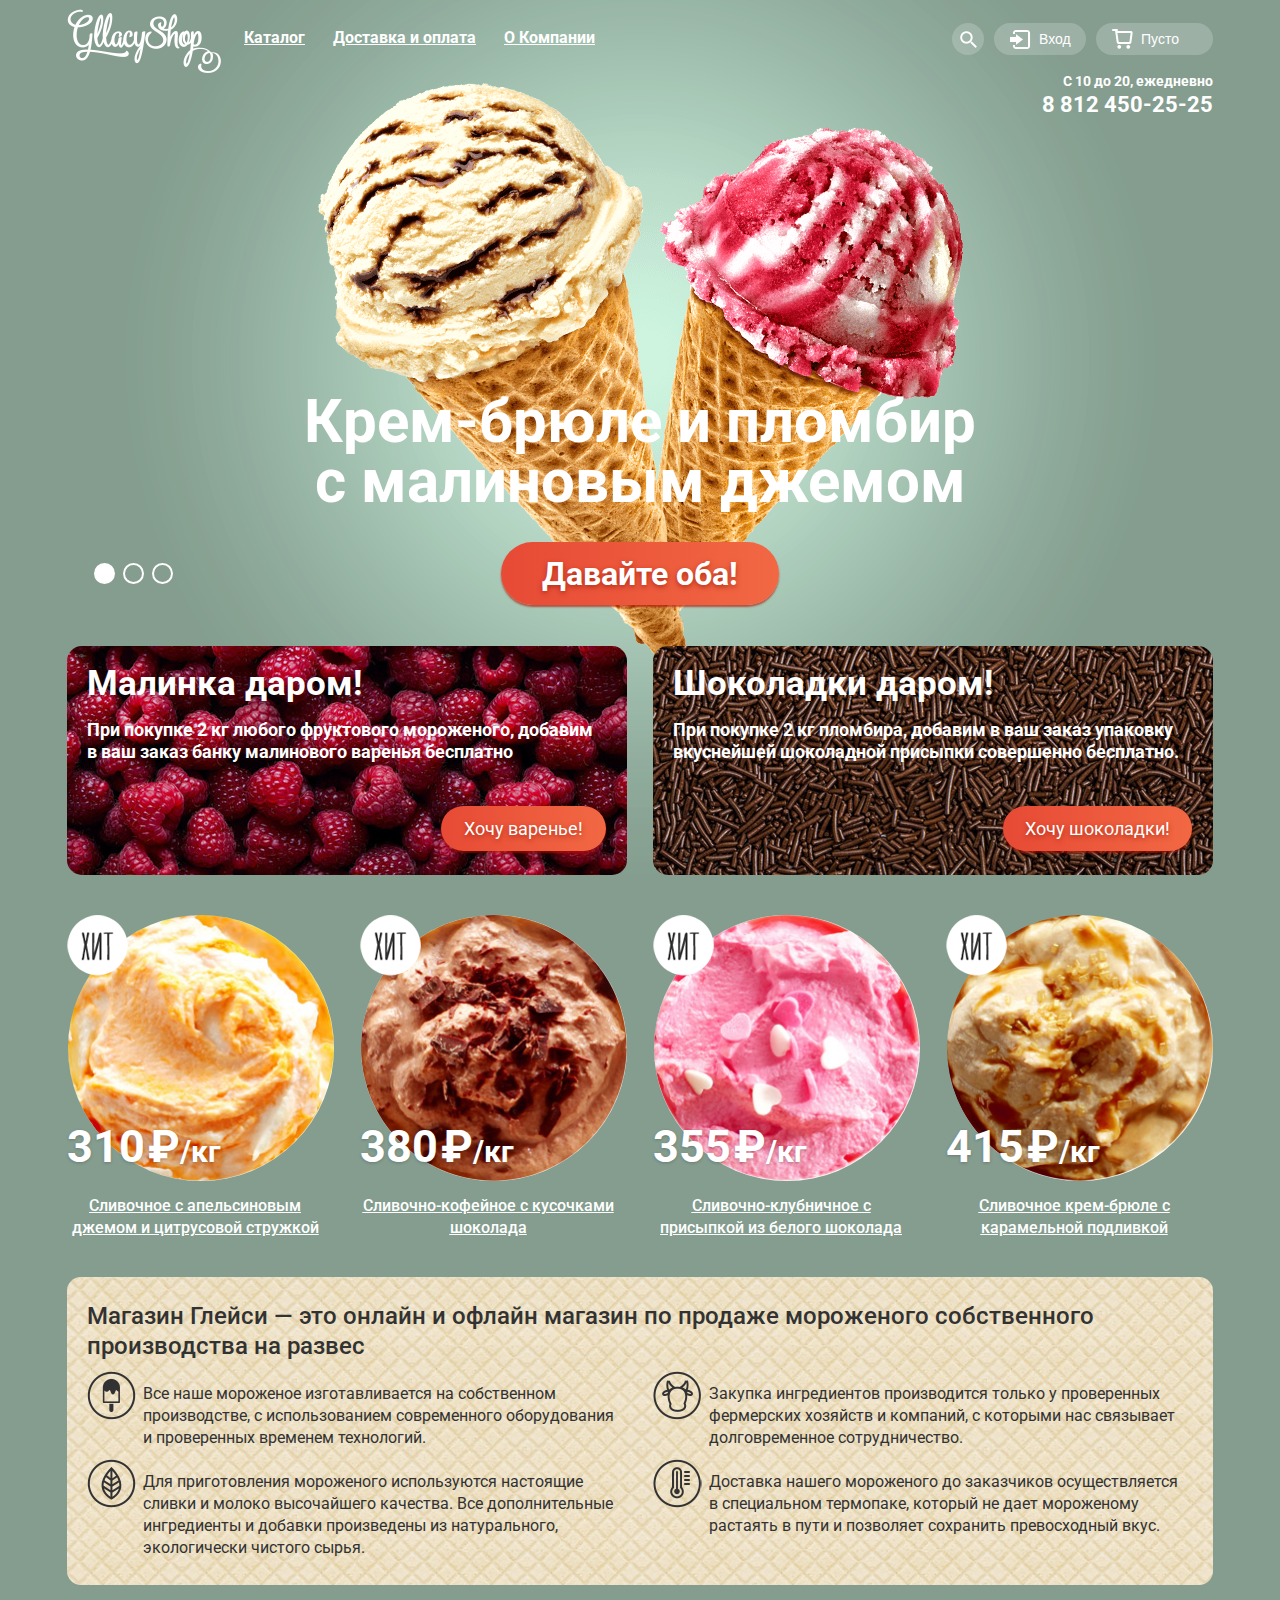
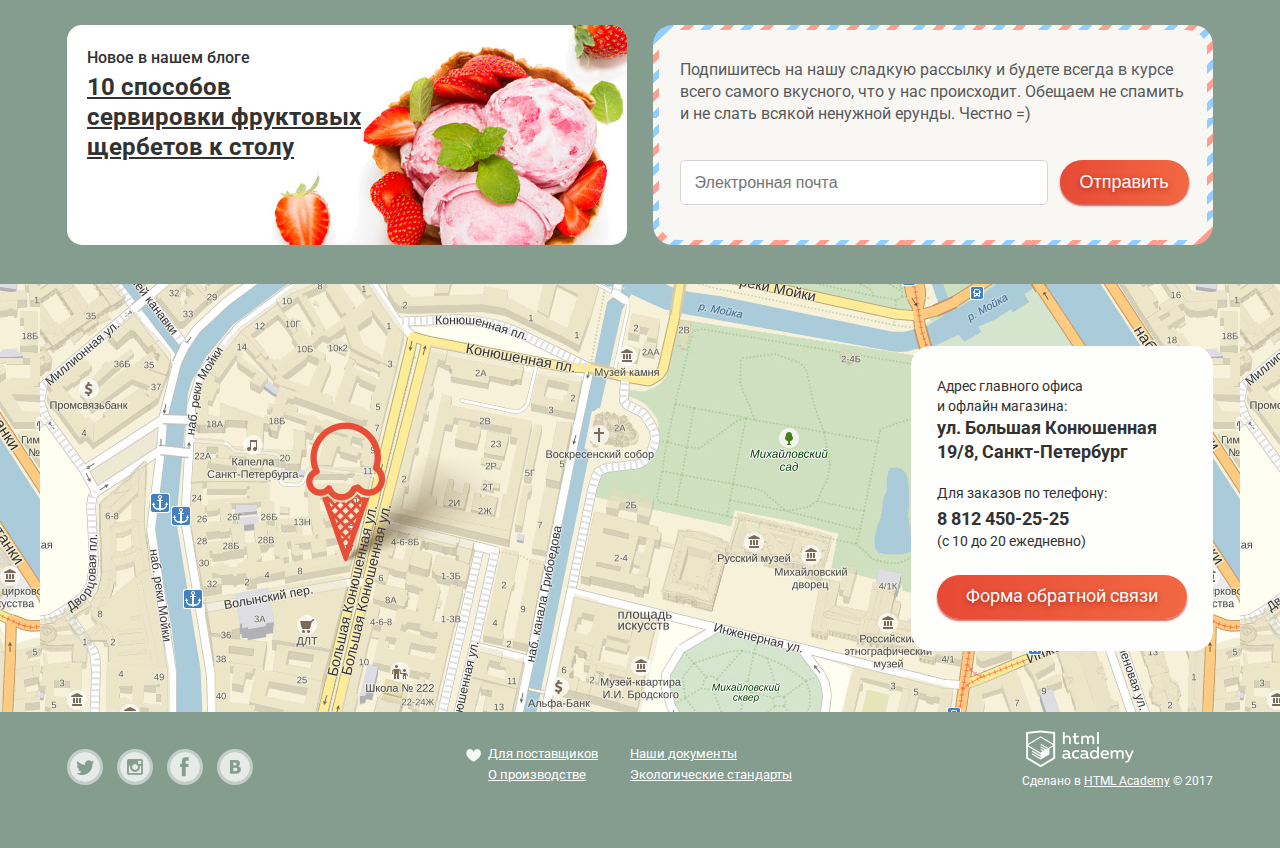
<file: index.html>
<!DOCTYPE html>
<html lang="ru">
  <head>
    <meta charset="utf-8">
    <meta name="keywords" content="мороженное, онлайн магазин">
    <meta name="description" content="Онлайн магазин мороженного">
    <title>HTML Academy: Глейси</title>
    <link href="https://fonts.googleapis.com/css?family=Roboto:400,500,700&amp;subset=cyrillic-ext" rel="stylesheet">
    <link rel="stylesheet" href="css/normalize.css">
    <link rel="stylesheet" href="css/style.mini.css">
  </head>
  <body>
   <input class="radio-input" checked type="radio" name="radio" value="1" id="btn-1">
   <input class="radio-input" type="radio" name="radio" value="1" id="btn-2">
   <input class="radio-input" type="radio" name="radio" value="1" id="btn-3">
   <div class="site-wrapper">
   <header class="main-header">
    <div class="container">
     <div class="logo-container">
       <a><img class="main-logo" src="img/logo-b.png" alt="logo" width="154" height="64"></a>
     </div>
     <nav class="main-navigation">
       <ul class="ull">
        <li class="list"><a class="menu-item" title="catalogue">Каталог</a>
         <ul class="main-sub-menu">
          <li class="list"><p class="sub-menu-first">Новинки</p></li>
          <li class="list"><a class="sub-menu-item a-black" href="catalogue.html" title="catalogue">Сливочное</a></li>
          <li class="list"><a class="sub-menu-item a-black" href="#" title="catalogue">Щербеты</a></li>
          <li class="list"><a class="sub-menu-item a-black" href="#" title="catalogue">Фруктовый лед</a></li>
          <li class="list"><a class="sub-menu-item a-black" href="#" title="catalogue">Мелорин</a></li>
         </ul>
        </li>
        <li class="list"><a class="menu-item" href="#" title="">Доставка и оплата</a></li>
        <li class="list"><a class="menu-item" href="#" title="">О Компании</a></li>
       </ul>
     </nav>
     <div class="user-block">
      <div class="search-container">
       <button class="btn-search btn-s" type="button"></button>
       <form class="search" action="#" method="post">
        <input class="text" type="text" name="search" placeholder="Что ищем?">
       </form>
      </div>
      <div class="login-container">
       <button class="btn-login btn-s" type="button">
        Вход
       </button>
       <form class="login-form" action="#" method="post">
        <input class="text special" type="text" name="login" placeholder="Электронная почта">
        <input class="password" type="password" name="pass" placeholder="Пароль">
        <button class="btn" type="submit" name="enter">Войти</button>
        <div class="login-form-a">
         <a class="a-black" href="#" title="#">Забыли пароль ? </a>
         <a class="a-black" href="#" title="#">Новая регистрация</a>
        </div>
      </form>
      </div>
      <div>
       <button class="purchase" type="button">
         Пусто
       </button>
       <div class="purchase-popup">
        <div class="fields-container">
         <div class="purchase-field">
          <button class="purchase-btn" type="button"><img src="img/x-b.png" alt="close" width="10" height="10"></button>
          <img class="purchase-img" src="img/1s-b.jpg" alt="icecream" width="33" height="33">
          <span class="purchase-text">Пломбир с апельсиновым джемом</span>
          <span class="purchase-kg">1,5 кг х <span class="grey-text">200 руб.</span></span> <span class="purchase-rub">300 руб.</span>
         </div>
         <div class="purchase-field">
          <button class="purchase-btn" type="button"><img src="img/x-b.png" alt="close" width="10" height="10"></button>
          <img class="purchase-img" src="img/2s-b.jpg" alt="icecream" width="33" height="33">
          <span class="purchase-text">Клубничный пломбир с присыпкой
            из белого шоколада</span>
          <span class="purchase-kg">1,5 кг х <span class="grey-text">200 руб.</span></span> <span class="purchase-rub">300 руб.</span>
         </div>
        </div>
        <div class="purchase-final">
         <span>Итого: 750 руб.</span>
        </div>
        <div class="purchase-submit">
         <button class="btn" type="submit">Оформить заказ</button>
        </div>
       </div>
      </div>
     </div>
     <p class="time">С 10 до 20, ежедневно<strong class="tel">8 812 450-25-25</strong></p>
     <div class="slider">
      <div class="slide" id="slide-1">
       <h2 class="main-title">Крем-брюле и пломбир с малиновым джемом</h2>
       <a href="#" class="btn">Давайте оба!</a>
      </div>
      <div class="slide" id="slide-2">
       <h2 class="main-title title">Шоколадный пломбир и лимонный сорбет </h2>
       <a href="#" class="btn">Давайте оба!</a>
      </div>
      <div class="slide" id="slide-3">
       <h2 class="main-title title">Пломбир с помадкой и клубничный щербет</h2>
       <a href="#" class="btn">Давайте оба!</a>
      </div>
      <ul class="slider-radio">
       <li class="list"><label class="togle-fake" for="btn-1" id="togle-1"></label></li>
       <li class="list"><label class="togle-fake" for="btn-2" id="togle-2"></label></li>
       <li class="list"><label class="togle-fake" for="btn-3" id="togle-3"></label></li>
      </ul>
     </div>
     </div>
   </header>
   <main class="main main-index">
    <div class="container">
     <div class="block-container">
      <section class="left-block">
       <h3 class="title">Малинка даром!</h3>
       <p class="block-container-text">При покупке 2 кг любого фруктового мороженого, добавим в ваш заказ банку малинового варенья бесплатно</p>
       <a href="#" class="btn">  Хочу варенье! </a>
      </section>
      <section class="right-block">
       <h3 class="title">Шоколадки даром!</h3>
       <p class="block-container-text">При покупке 2 кг пломбира, добавим в ваш заказ упаковку вкуснейшей шоколадной присыпки совершенно бесплатно.</p>
       <a href="#" class="btn"> Хочу шоколадки! </a>
      </section>
     </div>
     <div class="articles">
      <article class="icecream-articles">
       <div class="icecream-hover">
        <div class="hover-container">
         <span class="hit"></span>
         <img class="article-img" src="img/1-b.jpg" alt="310₽/кг" width="267" height="267">
         <b class="price">310<span class="letter"> </span>₽<span class="kg">/кг</span></b>
         <a href="#"><p class="description">Сливочное с апельсиновым джемом и цитрусовой стружкой</p></a>
         <button class="btn">Быстрый просмотр</button>
        </div>
       </div>
      </article>
      <article class="icecream-articles">
       <div class="icecream-hover">
        <div class="hover-container">
         <span class="hit"></span>
         <img class="article-img" src="img/2-b.jpg" alt="380₽/кг" width="267" height="267">
         <b class="price">380<span class="letter"> </span>₽<span class="kg">/кг</span></b>
         <a href="#"><p class="description">Сливочно-кофейное с кусочками шоколада</p></a>
         <button class="btn">Быстрый просмотр</button>
        </div>
       </div>
      </article>
      <article class="icecream-articles">
       <div class="icecream-hover">
        <div class="hover-container">
         <span class="hit"></span>
         <img class="article-img" src="img/3-b.jpg" alt="355₽/кг" width="267" height="267">
         <b class="price">355<span class="letter"> </span>₽<span class="kg">/кг</span></b>
         <a href="#"><p class="description">Сливочно-клубничное с присыпкой из белого шоколада</p></a>
         <button class="btn">Быстрый просмотр</button>
        </div>
       </div>
      </article>
      <article class="icecream-articles">
       <div class="icecream-hover">
        <div class="hover-container">
        <span class="hit"></span>
        <img class="article-img" src="img/4-b.jpg" alt="415₽/кг" width="267" height="267">
        <b class="price">415<span class="letter"> </span>₽<span class="kg">/кг</span></b>
        <a href="#"><p class="description">Сливочное крем-брюле с карамельной подливкой </p></a>
        <button class="btn">Быстрый просмотр</button>
       </div>
      </div>
      </article>
     </div>
     <section class="features">
      <h3 class="title">Магазин Глейси — это онлайн и офлайн магазин по продаже
        мороженого собственного производства на развес </h3>
      <div class="features-item features-ice">
       <p class="features-p">Все наше мороженое изготавливается на собственном производстве,
       с использованием современного оборудования и проверенных временем технологий.</p>
      </div>
      <div class="features-item features-cow">
       <p class="features-p">Закупка ингредиентов  производится только у проверенных фермерских хозяйств и компаний,
       с которыми нас связывает долговременное сотрудничество.</p>
      </div>
      <div class="features-item features-leaf">
       <p class="features-p">Для приготовления мороженого используются настоящие сливки и молоко высочайшего качества.
       Все дополнительные ингредиенты и добавки произведены из натурального, экологически чистого сырья.</p>
      </div>
      <div class="features-item feautres-temp">
       <p class="features-p">Доставка нашего мороженого до заказчиков осуществляется в специальном термопаке,
       который не дает мороженому растаять в пути и позволяет сохранить превосходный вкус.</p>
      </div>
     </section>
     <div class="block-container">
      <div class="blog">
       <p class="blog-title">Новое в нашем блоге</p>
       <a class="a-black blog-text" href="#">10 способов сервировки фруктовых щербетов к столу</a>
      </div>
      <div class="mail-container">
       <form class="mail" action="fdf" method="get">
        <p class="mail-text">Подпишитесь на нашу сладкую рассылку
           и будете всегда в курсе всего самого вкусного, что у нас происходит.
           Обещаем не спамить и не слать всякой ненужной ерунды. Честно =)
          </p>
        <input class="mail-input" type="text" name="mail" placeholder="Электронная почтa">
        <button class="btn" type="submit" name="mail-submit">  Отправить </button>
       </form>
      </div>
     </div>
    </div>
     <div class="map">
      <div class="map-container">
       <section class="map-contacts">
        <p class="contacts-text-1"><span class="contacts-text-1-1">Адрес главного офиса и офлайн магазина:</span><span class="map-adress"> ул. Большая Конюшенная 19/8, Санкт-Петербург</span></p>
        <p class="contacts-text-2">Для заказов по телефону:</p>
        <p class="contacts-text-3"><strong class="map-tel">8 812 450-25-25</strong><span class="map-worktime">(с 10 до 20 ежедневно)</span></p>
        <a  href="feedback.html" class="btn js">Форма обратной связи</a>
        <div class="feedback-container">
         <form class="feedback" action="abc" method="post">
          <a class="feedback-close"></a>
          <h4 class="feedback-title">Мы обязательно вам ответим!</h4>
          <input class="feedback-input" type="text" name="your-name" placeholder="Как вас зовут ?">
          <input class="feedback-input js-mail" type="text" name="mail" placeholder="Ваша почта для ответа ?">
          <textarea class="feedback-textarea" name="somthing" placeholder="Напишите что нибудь..."></textarea>
          <button class="btn" name="feedback">Отправить</button>
         </form>
        </div>
       </section>
      </div>
      <iframe class="google-map" src="https://www.google.com/maps/embed?pb=!1m18!1m12!1m3!1d1998.5592642726301!2d30.321903126442827!3d59.93945521915327!2m3!1f0!2f0!3f0!3m2!1i1024!2i768!4f13.1!3m3!1m2!1s0x4696310fca5ba729%3A0xea9c53d4493c879f!2z0JHQvtC70YzRiNCw0Y8g0JrQvtC90Y7RiNC10L3QvdCw0Y8g0YPQuy4sIDE5LCDQodCw0L3QutGCLdCf0LXRgtC10YDQsdGD0YDQsywg0KDQvtGB0YHQuNGPLCAxOTExODY!5e0!3m2!1sru!2sde!4v1494522916330" style="border:0" allowfullscreen></iframe>
     </div>
   </main>
   <footer class="main-footer">
    <div class="container">
     <div class="social">
        <a class="social-item social-twitter" href="#" aria-label="Ссылка на нашу группу Twitter" title="Наша группа Twitter"></a>
        <a class="social-item social-insta" href="#" aria-label="Ссылка на нашу группу Instagram" title="Наша группа Instagram"></a>
        <a class="social-item social-facebook" href="#" aria-label="Ссылка на нашу группу Facebook" title="Наша группа Facebook"></a>
        <a class="social-item social-vk" href="#"  aria-label="Ссылка на нашу группу Вконтакте" title="Наша группа Вконтакте"></a>
     </div>
     <div class="about">
      <div class="row row-position">
       <span class="about-icon"></span>
       <a class="row-item" href="#" title="">Для поставщиков</a>
       <a class="row-item" href="#" title="">О производстве</a>
      </div>
      <div class="row">
       <a class="row-item" href="#" title="">Наши документы</a>
       <a class="row-item" href="#" title="">Экологические стандарты</a>
     </div>
     </div>
     <div class="sign">
      <a class="sign-academy" href="https://htmlacademy.ru/intensive/htmlcss" title="html-academy" aria-label="html-academy"></a>
      <p class="sign-text">Сделано в  <a href="https://htmlacademy.ru/intensive/htmlcss" title="html-academy"> <span> HTML Academy</span></a> © 2017</p>
     </div>
    </div>
   </footer>
   </div>
   <script src="js/java.mini.js"></script>
  </body>
</html>
</file>
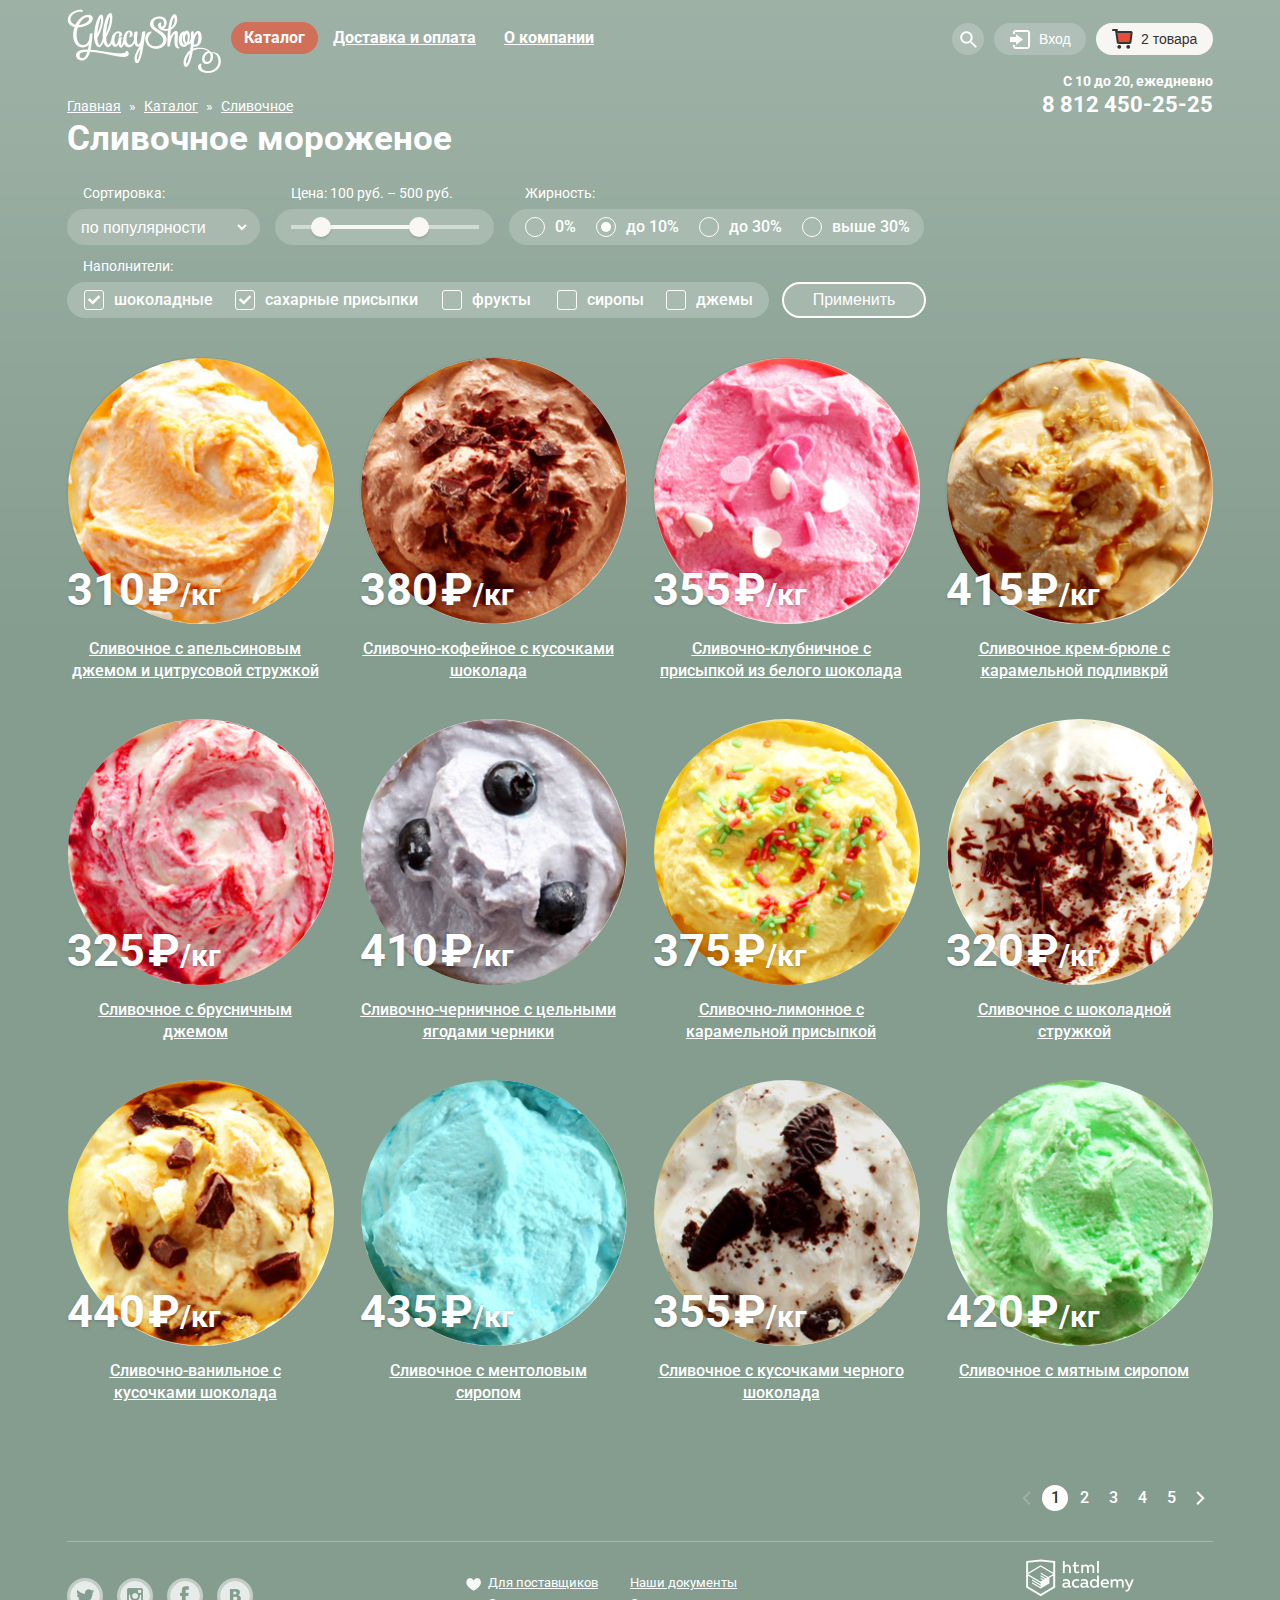
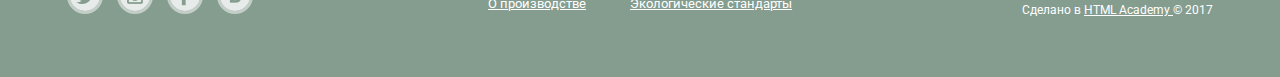
<file: catalogue.html>
<!DOCTYPE html>
<html lang="ru">
  <head>
    <meta charset="utf-8">
    <meta name="keywords" content="мороженное, онлайн магазин">
    <meta name="description" content="Онлайн магазин мороженного">
    <title>HTML Academy: Глейси</title>
    <link href="https://fonts.googleapis.com/css?family=Roboto:400,500,700&amp;subset=cyrillic-ext" rel="stylesheet">
    <link rel="stylesheet" href="css/normalize.css">
    <link rel="stylesheet" href="css/style.mini.css">
  </head>
  <body>
   <div class="catalogue-wrapper">
   <header class="main-header">
    <div class="container">
     <div class="logo-container">
      <a href="index.html" title="Главная"> <img class="main-logo" src="img/logo-b.png" alt="logo" width="154" height="64"> </a>
     </div>
     <nav class="main-navigation">
       <ul class="ull">
        <li class="list"><a class="active menu-item" href="catalogue.html" title="catalogue">Каталог</a>
         <ul class="main-sub-menu">
          <li class="list"><p class="sub-menu-first">Новинки</p></li>
          <li class="list"><a class="sub-menu-item active" href="catalogue.html" title="catalogue">Сливочное</a></li>
          <li class="list"><a class="sub-menu-item a-black" href="catalogue.html" title="#">Щербеты</a></li>
          <li class="list"><a class="sub-menu-item a-black" href="catalogue.html" title="#">Фруктовый лед</a></li>
          <li class="list"><a class="sub-menu-item a-black" href="catalogue.html" title="#">Мелорин</a></li>
         </ul>
        </li>
        <li class="list"><a class="menu-item" href="#" title="">Доставка и оплата</a></li>
        <li class="list"><a class="menu-item" href="#" title="">О компании</a></li>
       </ul>
     </nav>
     <div class="user-block">
      <div class="search-container">
       <button class="btn-search btn-s" type="button"></button>
       <form class="search" action="#" method="post">
        <input class="text" type="text" name="search" placeholder="Что ищем?">
       </form>
       </div>
       <div class="login-container">
        <button class="btn-login btn-s" type="button">Вход</button>
        <form class="login-form" action="#" method="post">
         <input class="text" type="text" name="login" placeholder="Электронная почта">
         <input class="password" type="password" name="pass" placeholder="Пароль">
         <button class="btn" type="submit" name="enter">Войти</button>
         <div class="login-form-a">
          <a class="a-black" href="#" title="#">Забыли пароль ? </a>
          <a class="a-black" href="#" title="#">Новая регистрация</a>
         </div>
        </form>
      </div>
      <div class="purchase-container">
       <button class="purchase-white btn-s" type="button">2 товара
       </button>
       <div class="purchase-popup">
        <div class="fields-container">
         <div class="purchase-field">
          <button class="purchase-btn" type="button"><img src="img/x-b.png" alt="close" width="10" height="10"></button>
          <img class="purchase-img" src="img/1s-b.jpg" alt="icecream" width="33" height="33">
          <span class="purchase-text">Пломбир с апельсиновым джемом</span>
          <span class="purchase-kg">1,5 кг х <span class="grey-text">200 руб.</span></span> <span class="purchase-rub">300 руб.</span>
         </div>
         <div class="purchase-field">
          <button class="purchase-btn" type="button"><img src="img/x-b.png" alt="close" width="10" height="10"></button>
          <img class="purchase-img" src="img/2s-b.jpg" alt="icecream" width="33" height="33">
          <span class="purchase-text">Клубничный пломбир с присыпкой
          из белого шоколада</span>
          <span class="purchase-kg">1,5 кг х <span class="grey-text">200 руб.</span></span> <span class="purchase-rub">300 руб.</span>
         </div>
        </div>
        <div class="purchase-final">
         <span>Итого: 750 руб.</span>
        </div>
        <div class="purchase-submit">
         <button class="btn" type="submit">Оформить заказ</button>
        </div>
       </div>
      </div>
     </div>
    <p class="time">С 10 до 20, ежедневно<strong class="tel">8 812 450-25-25</strong></p>
    </div>
   </header>
   <main class="main main-catalogue">
    <div class="container">
      <div class="sub-menu-container">
       <nav class="sub-menu">
        <ul class="root ull">
         <li class="list"><a class="root-item" href="index.html" title="Главная">Главная</a></li>
         <li class="list"><span class="root-item">&raquo;</span></li>
         <li class="list"><a class="root-item" href="#" title="#">Каталог</a></li>
         <li class="list"><span class="root-item">&raquo;</span></li>
         <li class="nonactive list"><a class="root-item" href="#" title="#">Сливочное</a></li>
        </ul>
       </nav>
       <h2 class="catalog-title title">Сливочное мороженое</h2>
      </div>
      <form class="filter" method="get" action="abc">
       <fieldset class="filter-fieldset">
        <legend class="form-legend"> Сортировка: </legend>
        <div class="select-container">
         <select class="filter-item select" name="select">
          <option value="favorite">по популярности</option>
          <option value="#">#</option>
          <option value="#">#</option>
         </select>
        </div>
       </fieldset>
       <div class="filter-fieldset">
        <p class="ruller-p">Цена: 100 руб. – 500 руб.</p>
        <div class="ruller">
         <span class="ruller-line">
          <span class="ruller-filline"></span>
          <span class="ruller-min"></span>
          <span class="ruller-max"></span>
         </span>
        </div>
      </div>
       <fieldset class="filter-fieldset fieldset-radio">
         <legend class="form-legend">Жирность:</legend>
         <ul class="ull">
          <li class="list"><label class="filter-radio-title"><input class="form-particle radio" type="radio" name="radio" value="0">0%<span class="radio-fake"></span></label></li>
          <li class="list"><label class="filter-radio-title"><input class="form-particle radio" type="radio" name="radio" value="10" checked>до 10%<span class="radio-fake"></span></label></li>
          <li class="list"><label class="filter-radio-title"><input class="form-particle radio" type="radio" name="radio" value="30">до 30%<span class="radio-fake"></span></label></li>
          <li class="list"><label class="filter-radio-title"><input class="form-particle radio" type="radio" name="radio" value="+30">выше 30%<span class="radio-fake"></span></label></li>
         </ul>
       </fieldset>
       <fieldset class="filter-fieldset fieldset-checkbox">
         <legend class="form-legend">Наполнители:</legend>
         <ul class="ull">
          <li class="list">
            <label class="filter-title">шоколадные
            <input class="form-particle" type="checkbox" name="check" value="chock" id="chock" checked>
            <span class="checkbox-fake"></span>
            </label>
          </li>
          <li class="list">
            <label class="filter-title">сахарные присыпки
            <input class="form-particle" type="checkbox" name="check" value="sugar" id="sugar" checked>
            <span class="checkbox-fake"></span>
            </label>
          </li>
          <li class="list">
            <label class="filter-title">фрукты
            <input class="form-particle" type="checkbox" name="check" value="fruct" id="fruct">
            <span class="checkbox-fake"></span>
            </label>
          </li>
          <li class="list">
            <label class="filter-title">сиропы
            <input class="form-particle" type="checkbox" name="check" value="syrop" id="syrop">
            <span class="checkbox-fake"></span>
            </label>
          </li>
          <li class="list">
            <label class="filter-title">джемы
            <input class="form-particle" type="checkbox" name="check" value="jam" id="jam">
            <span class="checkbox-fake"></span>
            </label>
          </li>
        </ul>
       </fieldset>
       <button class="filter-button" type="submit" name="sub">Применить</button>
      </form>
     <div class="articles">
      <article class="icecream-articles">
       <div class="icecream-hover">
        <div class="hover-container">
         <img class="article-img" src="img/1-b.jpg" alt="310₽/кг" width="267" height="267">
         <b class="price">310<span class="letter"> </span>₽<span class="kg">/кг</span></b>
         <a href="#"><p class="description">Сливочное с апельсиновым джемом и цитрусовой стружкой</p></a>
         <button class="btn">Быстрый просмотр</button>
        </div>
       </div>
      </article>
      <article class="icecream-articles">
       <div class="icecream-hover">
        <div class="hover-container">
         <img class="article-img" src="img/2-b.jpg" alt="380₽/кг" width="267" height="267">
         <b class="price">380<span class="letter"> </span>₽<span class="kg">/кг</span></b>
         <a href="#"><p class="description">Сливочно-кофейное с кусочками шоколада</p></a>
         <button class="btn">Быстрый просмотр</button>
        </div>
       </div>
      </article>
      <article class="icecream-articles">
       <div class="icecream-hover">
        <div class="hover-container">
         <img class="article-img" src="img/3-b.jpg" alt="355₽/кг" width="267" height="267">
         <b class="price">355<span class="letter"> </span>₽<span class="kg">/кг</span></b>
         <a href="#"><p class="description">Сливочно-клубничное с присыпкой из белого шоколада</p></a>
         <button class="btn">Быстрый просмотр</button>
        </div>
       </div>
      </article>
      <article class="icecream-articles">
       <div class="icecream-hover">
        <div class="hover-container">
         <img class="article-img" src="img/4-b.jpg" alt="355₽/кг" width="267" height="267">
         <b class="price">415<span class="letter"> </span>₽<span class="kg">/кг</span></b>
         <a href="#"><p class="description">Сливочное крем-брюле с карамельной подливкрй</p></a>
         <button class="btn">Быстрый просмотр</button>
        </div>
       </div>
      </article>
      <article class="icecream-articles">
       <div class="icecream-hover">
        <div class="hover-container">
         <img class="article-img" src="img/5-b.jpg" alt="355₽/кг" width="267" height="267">
         <b class="price">325<span class="letter"> </span>₽<span class="kg">/кг</span></b>
         <a href="#"><p class="description">Сливочное с брусничным джемом</p></a>
         <button class="btn">Быстрый просмотр</button>
        </div>
       </div>
      </article>
      <article class="icecream-articles">
       <div class="icecream-hover">
        <div class="hover-container">
         <img class="article-img" src="img/6-b.jpg" alt="355₽/кг" width="267" height="267">
         <b class="price">410<span class="letter"> </span>₽<span class="kg">/кг</span></b>
         <a href="#"><p class="description">Сливочно-черничное с цельными ягодами черники</p></a>
         <button class="btn">Быстрый просмотр</button>
        </div>
       </div>
      </article>
      <article class="icecream-articles">
       <div class="icecream-hover">
        <div class="hover-container">
         <img class="article-img" src="img/7-b.jpg" alt="355₽/кг" width="267" height="267">
         <b class="price">375<span class="letter"> </span>₽<span class="kg">/кг</span></b>
         <a href="#"><p class="description">Сливочно-лимонное с карамельной присыпкой</p></a>
         <button class="btn">Быстрый просмотр</button>
        </div>
       </div>
      </article>
      <article class="icecream-articles">
       <div class="icecream-hover">
        <div class="hover-container">
         <img class="article-img" src="img/8-b.jpg" alt="355₽/кг" width="267" height="267">
         <b class="price">320<span class="letter"> </span>₽<span class="kg">/кг</span></b>
         <a href="#"><p class="description">Сливочное с шоколадной стружкой</p></a>
         <button class="btn">Быстрый просмотр</button>
        </div>
       </div>
      </article>
      <article class="icecream-articles">
       <div class="icecream-hover">
        <div class="hover-container">
         <img class="article-img" src="img/9-b.jpg" alt="355₽/кг" width="267" height="267">
         <b class="price">440<span class="letter"> </span>₽<span class="kg">/кг</span></b>
         <a href="#"><p class="description">Сливочно-ванильное с кусочками шоколада</p></a>
         <button class="btn">Быстрый просмотр</button>
        </div>
       </div>
      </article>
      <article class="icecream-articles">
       <div class="icecream-hover">
        <div class="hover-container">
         <img class="article-img" src="img/10-b.jpg" alt="355₽/кг" width="267" height="267">
         <b class="price">435<span class="letter"> </span>₽<span class="kg">/кг</span></b>
         <a href="#"><p class="description">Сливочное с ментоловым сиропом</p></a>
         <button class="btn">Быстрый просмотр</button>
        </div>
       </div>
      </article>
      <article class="icecream-articles">
       <div class="icecream-hover">
        <div class="hover-container">
         <img class="article-img" src="img/11-b.jpg" alt="355₽/кг" width="267" height="267">
         <b class="price">355<span class="letter"> </span>₽<span class="kg">/кг</span></b>
         <a href="#"><p class="description">Сливочное с кусочками черного шоколада</p></a>
         <button class="btn">Быстрый просмотр</button>
        </div>
       </div>
      </article>
      <article class="icecream-articles">
       <div class="icecream-hover">
        <div class="hover-container">
         <img class="article-img" src="img/12-b.jpg" alt="355₽/кг" width="267" height="267">
         <b class="price">420<span class="letter"> </span>₽<span class="kg">/кг</span></b>
         <a href="#"><p class="description">Сливочное с мятным сиропом</p></a>
         <button class="btn">Быстрый просмотр</button>
        </div>
       </div>
      </article>
     </div>
     <nav class="pages">
       <ul class="ull">
         <li class="list"><a class="pages-a disable"><span class="pages-backward"></span></a></li>
         <li class="list"><a class="pages-a pages-active a-black" href="#"> 1 </a></li>
         <li class="list"><a class="pages-a" href="#">2</a></li>
         <li class="list"><a class="pages-a" href="#">3</a></li>
         <li class="list"><a class="pages-a" href="#">4</a></li>
         <li class="list"><a class="pages-a" href="#">5</a></li>
         <li class="list"><a class="pages-a" href="#"><span class="pages-forward"></span></a></li>
       </ul>
     </nav>
    </div>
   </main>
   <footer class="main-footer">
    <div class="container container-catalogue">
      <div class="social">
         <a class="social-item social-twitter" href="#" aria-label="Ссылка на нашу группу Twitter" title="Наша группа Twitter"></a>
         <a class="social-item social-insta" href="#" aria-label="Ссылка на нашу группу Twitter" title="Наша группа Twitter"></a>
         <a class="social-item social-facebook" href="#" aria-label="Ссылка на нашу группу Twitter" title="Наша группа Twitter"></a>
         <a class="social-item social-vk" href="#" aria-label="Ссылка на нашу группу Twitter" title="Наша группа Twitter"></a>
      </div>
     <div class="about">
       <div class="row row-position">
        <span class="about-icon"></span>
        <a class="row-item" href="#" title="">Для поставщиков</a>
        <a class="row-item" href="#" title="">О производстве</a>
       </div>
       <div class="row">
        <a class="row-item" href="#" title="">Наши документы</a>
        <a class="row-item" href="#" title="">Экологические стандарты</a>
      </div>
     </div>
     <div class="sign">
      <a class="sign-academy" href="https://htmlacademy.ru/intensive/htmlcss" title="html-academy" aria-label="html-academy"></a>
      <p class="sign-text">Сделано в  <a href="https://htmlacademy.ru/intensive/htmlcss" title="html-academy"> <span> HTML Academy</span> </a> © 2017</p>
     </div>
    </div>
   </footer>
 </div>
 </body>
</html>
</file>
<file: css/style.mini.css>
body{font-family:'Roboto','Arial',sans-serif;font-size:14px;font-weight:400;line-height:20px;background-color:#849d8f;color:#fff;padding:0;margin:0}.catalogue-wrapper{background-color:#859d8f;background-image:url(../img/background-light.png);background-position:top;background-repeat:repeat-x}a{color:#fff}a:hover{color:#ffbc9e}a:active{color:#ffbc9e}.a-black{color:#323232}.a-black:hover{color:#e84d37}.a-black:active{color:#e84d37}input{border:1px solid #d3d3d2;color:#999;font-size:16px;line-height:24px;padding-left:14px;border-radius:5px}input:hover{border:2px solid #9a9a9a;padding-left:13px}input:focus{border:2px solid #2e88e4;padding-left:13px;outline:none;line-height:24px;font-weight:700;color:#323232}textarea{border:1px solid #d3d3d2;color:#999;font-size:16px;line-height:24px;padding-left:14px;padding-top:14px;border-radius:5px}textarea:hover{border:2px solid #9a9a9a;padding-left:13px;padding-top:13px}textarea:focus{border:2px solid #2e88e4;padding-left:13px;padding-top:13px;outline:none}.btn{padding:0;margin:0;border:0;border-radius:50px;color:#fff;text-decoration:none;background-image:-webkit-gradient(linear,left top,right top,from(#e74a35),to(#f26843));background-image:linear-gradient(90deg,#e74a35 0%,#f26843 100%);-webkit-box-shadow:0 2px 2px 0 rgba(172,16,0,.64);box-shadow:0 2px 2px 0 rgba(172,16,0,.64);text-shadow:0 2px 5px rgba(160,32,11,.76)}.btn:hover{background:-webkit-gradient(linear,left top,left bottom,from(#f58669),to(#ec6f5e));background:linear-gradient(to bottom,#f58669 0%,#ec6f5e 100%);-webkit-box-shadow:0 2px 2px rgba(172,16,0,1);box-shadow:0 2px 2px rgba(172,16,0,1);cursor:pointer}.btn:active{background:-webkit-gradient(linear,left top,left bottom,from(#d84732),to(#e1613e));background:linear-gradient(to bottom,#d84732 0%,#e1613e 100%);-webkit-box-shadow:inset 0 2px 2px rgba(172,16,0,1);box-shadow:inset 0 2px 2px rgba(172,16,0,1)}.title{font-weight:700;padding:0;margin:0}.main-title{width:675px;font-size:60px;line-height:60px;text-align:center;-webkit-box-ordinal-group:-1;-ms-flex-order:-2;order:-2;padding:0;margin:0;margin-left:auto;margin-right:auto}.left-block .title,.right-block .title{font-size:35px;line-height:41px;margin-top:0}.features .title{font-size:24px;line-height:30px;font-weight:500;margin:0}.catalog-title{font-size:35px;margin:0;margin-top:13px;-webkit-box-flex:1;-ms-flex-positive:1;flex-grow:1}.clearfix::after{content:"";display:table;clear:both}.main-header .ull,.main .ull{padding:0;margin:0;list-style-type:none;font-size:0}.main-header .ull .list,.main .ull .list{font-size:16px}.container{width:1146px;padding-right:27px;padding-left:27px;margin-left:auto;margin-right:auto}.main-header .container{display:-webkit-box;display:-ms-flexbox;display:flex;-ms-flex-wrap:wrap;flex-wrap:wrap;-ms-flex-line-pack:start;align-content:flex-start;position:relative}.main-header .list{display:inline-block;vertical-align:top}.logo-container{width:154px;min-height:64px;position:relative;z-index:2}.main-logo{display:block;margin-top:9px}.main-navigation{width:675px;margin-left:10px;color:#fff;position:relative;z-index:2}.main-navigation .ull{display:-webkit-box;display:-ms-flexbox;display:flex;-webkit-box-pack:start;-ms-flex-pack:start;justify-content:flex-start;margin-top:22px;color:#fff}.main-navigation .ull .list{position:relative;padding-bottom:5px}.main-navigation .ull .list:first-child:hover .main-sub-menu{visibility:visible}.main-navigation .ull .list{margin-right:0}.list .main-sub-menu .list{margin:0}.main-navigation .active{background-color:#d07058;border-radius:20px;text-decoration:none}.main-header .main-navigation .ull .active:hover{background-color:#d07058;border-radius:20px;color:#ffbc9e}.menu-item{display:-webkit-box;display:-ms-flexbox;display:flex;-webkit-box-align:center;-ms-flex-align:center;align-items:center;height:32px;padding-left:13px;padding-right:13px;font-size:16px;line-height:18px;font-weight:700;margin-right:2px;text-decoration:underline}.container .menu-item:hover{background-color:#f7f6f3;border-radius:20px;color:#333;text-decoration:none;cursor:pointer}.menu-item:active{-webkit-box-shadow:inset 0 2px 1px 0 rgba(105,105,105,.004);box-shadow:inset 0 2px 1px 0 rgba(105,105,105,.004)}.main-sub-menu{margin:0;padding:0;display:-webkit-box;display:-ms-flexbox;display:flex;-webkit-box-orient:vertical;-webkit-box-direction:normal;-ms-flex-direction:column;flex-direction:column;-webkit-box-align:start;-ms-flex-align:start;align-items:flex-start;min-width:143px;background-color:#f8f7f4;border-radius:5px;position:absolute;top:37px;left:0;padding-top:13px;padding-bottom:7px;-webkit-box-sizing:border-box;box-sizing:border-box;-webkit-box-shadow:0 20px 20px 0 rgba(0,0,0,.4);box-shadow:0 20px 20px 0 rgba(0,0,0,.4);z-index:2;visibility:hidden}.main-sub-menu .list{width:100%}.sub-menu-item{font-size:14px;line-height:16px;font-weight:400;text-decoration:none;height:28px;display:-webkit-box;display:-ms-flexbox;display:flex;-webkit-box-align:center;-ms-flex-align:center;align-items:center;padding-left:21px;margin-bottom:5px}.sub-menu-first{margin:0;padding:0;border-bottom:1px solid #d1d0ce;width:128px;font-size:14px;line-height:16px;font-weight:700;color:#323232;display:-webkit-box;display:-ms-flexbox;display:flex;-webkit-box-align:center;-ms-flex-align:center;align-items:center;padding-left:14px;margin-left:auto;margin-right:auto;margin-bottom:5px;-webkit-box-sizing:border-box;box-sizing:border-box;padding-bottom:13px}.sub-menu-item:hover{background-color:#fbded7}.sub-menu-item:active{background-color:#f6b5a5}.sub-menu-item.active{background-color:#d07058;color:#fff;border-radius:0}.main-header .main-navigation .sub-menu-item.active:hover{background-color:#d07058;color:#fff;border-radius:0}.user-block{display:-webkit-box;display:-ms-flexbox;display:flex;-webkit-box-pack:end;-ms-flex-pack:end;justify-content:flex-end;-webkit-box-flex:1;-ms-flex-positive:1;flex-grow:1;width:267px;margin-left:26px;padding-top:23px;position:relative;z-index:2}.user-block .btn-s{background-color:rgba(255,255,255,.2);border-radius:50px;font-size:14px;line-height:16px;font-weight:500;border:0;color:#fff;cursor:pointer}.user-block .btn-s:hover{background-color:#f8f7f4;color:#323232;cursor:pointer}.search-container{-ms-flex-item-align:start;align-self:flex-start;position:relative;padding-bottom:5px;margin-right:10px}.btn-search{display:inline-block;vertical-align:top;text-align:center;width:32px;height:32px;position:relative}.search-container:hover .search{visibility:visible}.btn-search::before{content:"";display:block;width:17px;height:17px;background-image:url(../img/sprite.png);background-position:-74px -188px;position:absolute;top:0;left:0;right:0;bottom:0;margin:auto}.btn-search:hover::before{background-position:-91px -188px}.search{display:-webkit-box;display:-ms-flexbox;display:flex;-webkit-box-align:center;-ms-flex-align:center;align-items:center;width:311px;padding-left:15px;padding-right:15px;padding-top:20px;background-color:#f8f7f4;position:absolute;right:0;top:37px;z-index:2;border-radius:6px;-webkit-box-shadow:0 20px 20px 0 rgba(0,0,0,.1);box-shadow:0 20px 20px 0 rgba(0,0,0,.1);visibility:hidden}.search .text{width:100%}.login-container{display:-webkit-box;display:-ms-flexbox;display:flex;-ms-flex-item-align:start;align-self:flex-start;position:relative;padding-bottom:5px;margin-right:10px}.btn-login{display:inline-block;vertical-align:top;text-align:left;min-width:92px;height:32px;padding-left:45px;-webkit-box-sizing:border-box;box-sizing:border-box;position:relative}.login-container:hover .login-form{visibility:visible}.btn-login:hover::before{background-position:-21px -344px;background-position:-32px -168px}.btn-login::before{content:"";display:block;width:21px;height:19px;right:55px;background-image:url(../img/sprite.png);background-position:-53px -188px;position:absolute;top:0;bottom:0;margin-top:auto;margin-bottom:auto}.login-form{display:-webkit-box;display:-ms-flexbox;display:flex;-ms-flex-wrap:wrap;flex-wrap:wrap;width:277px;position:absolute;right:0;top:37px;z-index:2;background-color:#f8f7f4;border-radius:6px;-webkit-box-shadow:0 20px 20px 0 rgba(0,0,0,.1);box-shadow:0 20px 20px 0 rgba(0,0,0,.1);visibility:hidden;padding:20px 17px 20px 19px}.text{width:100%;margin-bottom:20px;height:44px;-webkit-box-sizing:border-box;box-sizing:border-box}.password{margin-bottom:20px;width:100%;height:44px;-webkit-box-sizing:border-box;box-sizing:border-box}.login-form .btn{display:-webkit-box;display:-ms-flexbox;display:flex;-webkit-box-pack:center;-ms-flex-pack:center;justify-content:center;-webkit-box-align:center;-ms-flex-align:center;align-items:center;margin-right:21px;padding-left:10px;padding-right:10px;width:100px;height:44px;font-size:18px;line-height:24px;font-weight:700}.login-form-a{display:block;width:123px;font-size:13px;line-height:21px}.purchase-container{display:-webkit-box;display:-ms-flexbox;display:flex;-ms-flex-item-align:start;align-self:flex-start;position:relative;padding-bottom:5px}.purchase{display:inline-block;vertical-align:top;text-align:left;min-width:117px;height:32px;padding-left:45px;-webkit-box-sizing:border-box;box-sizing:border-box;position:relative;background-color:rgba(255,255,255,.2);border-radius:50px;font-size:14px;line-height:16px;font-weight:500;border:0;color:#fff}.catalogue-wrapper .main-header .purchase-white{display:-webkit-box;display:-ms-flexbox;display:flex;-webkit-box-align:center;-ms-flex-align:center;align-items:center;min-width:117px;height:32px;padding-left:45px;-webkit-box-sizing:border-box;box-sizing:border-box;position:relative;background-color:rgba(248,247,244,.99);color:#323232;font-weight:500}.purchase-container:hover .purchase-popup{visibility:visible}.purchase::before{content:"";display:block;width:21px;height:20px;position:absolute;right:80px;background-image:url(../img/sprite.png);background-position:-53px -168px;position:absolute;top:0;bottom:0;margin-top:auto;margin-bottom:auto}.purchase-white:hover::before{background-position:-32px -187px}.purchase-popup{width:540px;display:-webkit-box;display:-ms-flexbox;display:flex;-webkit-box-orient:vertical;-webkit-box-direction:normal;-ms-flex-direction:column;flex-direction:column;z-index:2;-ms-flex-wrap:wrap;flex-wrap:wrap;position:absolute;top:37px;right:0;background:#f8f7f4;color:#323232;border-radius:6px;-webkit-box-sizing:border-box;box-sizing:border-box;font-size:13px;line-height:16px;-webkit-box-shadow:0 20px 20px 0 rgba(0,0,0,.1);box-shadow:0 20px 20px 0 rgba(0,0,0,.1);visibility:hidden;padding:20px 15px 20px 17px}.purchase-field{display:-webkit-box;display:-ms-flexbox;display:flex;-webkit-box-align:center;-ms-flex-align:center;align-items:center;margin:0;padding:0;margin-bottom:20px}.fields-container{border-bottom:1px solid #cacac7}.purchase-final{-ms-flex-item-align:end;align-self:flex-end;margin-left:auto;font-size:15px;line-height:18px;font-weight:700;margin-bottom:17px;margin-top:17px}.purchase-submit{margin-left:auto;-ms-flex-item-align:end;align-self:flex-end}.purchase-submit .btn{min-width:170px;height:44px;padding-left:10px;padding-right:10px;font-size:18px;line-height:24px;font-weight:700}.purchase-btn{margin:0;padding:0;background:none;border:0;width:20px;height:20px;margin-right:7px}.purchase-img{margin-right:14px;border-radius:50px;display:block}.purchase-text{margin-right:33px;width:216px}.purchase-kg{margin-right:30px}.grey-text{color:#999}.main-header .purchase-white::after{content:"";width:21px;height:20px;position:absolute;top:6px;right:80px;background-image:url(../img/basket-red-b.png);background-position:center;background-repeat:no-repeat}.time{-webkit-box-flex:0;-ms-flex:0 0 100%;flex:0 0 100%;text-align:right;margin:0;position:absolute;right:27px;top:73px;font-size:14px;line-height:16px;font-weight:700;text-decoration:none}.tel{display:block;padding:0;margin:0;font-size:22px;line-height:24px;font-weight:700;margin-top:4px;text-decoration:none}.radio-input{display:none}.site-wrapper{-webkit-transition:background-color 1s ease;transition:background-color 1s ease}.slider{-webkit-box-flex:0;-ms-flex:0 0 100%;flex:0 0 100%;position:relative;z-index:0}.slide{display:block;width:100%;padding-top:319px;min-height:213px;position:absolute;top:0;left:0;visibility:hidden;opacity:0;z-index:0;-webkit-transition:opacity 1s ease,visibility 1s ease;transition:opacity 1s ease,visibility 1s ease}.slide::after{content:"";display:block;width:1045px;height:881px;position:absolute;top:-73px;right:0;left:0;bottom:0;margin-right:auto;margin-left:auto;background-repeat:no-repeat;z-index:-1}#btn-1:checked ~ .site-wrapper .container .slider #slide-1,#btn-2:checked ~ .site-wrapper .container .slider #slide-2,#btn-3:checked ~ .site-wrapper .container .slider #slide-3{position:relative;visibility:visible;opacity:1;z-index:2}#btn-1:checked ~ .site-wrapper{background-color:#849d8f}#btn-2:checked ~ .site-wrapper{background-color:#8996a6}#btn-3:checked ~ .site-wrapper{background-color:#9d8b84}#btn-1:checked ~ .site-wrapper .container .slider .slider-radio .list label[for="btn-1"],#btn-2:checked ~ .site-wrapper .container .slider .slider-radio .list label[for="btn-2"],#btn-3:checked ~ .site-wrapper .container .slider .slider-radio .list label[for="btn-3"]{background-color:#fff}#slide-1::after{background-image:url(../img/slide1.png)}#slide-2::after{background-image:url(../img/slide2.png)}#slide-3::after{background-image:url(../img/slide3.png)}.slider-radio{display:-webkit-box;display:-ms-flexbox;display:flex;-webkit-box-pack:justify;-ms-flex-pack:justify;justify-content:space-between;-webkit-box-align:start;-ms-flex-align:start;align-items:flex-start;position:absolute;bottom:-3px;left:27px;width:79px;margin:0;padding:0;height:45px;z-index:5}.togle-fake{margin:0;padding:0;display:-webkit-box;display:-ms-flexbox;display:flex;width:21px;height:21px;border:2px solid #fff;border-radius:50px;-webkit-box-sizing:border-box;box-sizing:border-box;top:0}.togle-fake:hover{background-color:#b2c1b7}.slider .btn{margin-left:auto;margin-right:auto;margin-top:30px;height:63px;width:278px;font-size:32px;line-height:44px;font-weight:700;display:-webkit-box;display:-ms-flexbox;display:flex;-webkit-box-pack:center;-ms-flex-pack:center;justify-content:center;-webkit-box-align:center;-ms-flex-align:center;align-items:center;padding-left:30px;padding-right:30px;-webkit-box-sizing:border-box;box-sizing:border-box;-ms-flex-item-align:center;align-self:center}.main-index{margin-top:41px;position:relative}.main-catalogue{margin-top:23px}.block-container{display:-webkit-box;display:-ms-flexbox;display:flex;-ms-flex-wrap:wrap;flex-wrap:wrap;-webkit-box-pack:justify;-ms-flex-pack:justify;justify-content:space-between;-webkit-box-align:start;-ms-flex-align:start;align-items:flex-start;font-size:18px;line-height:22px}.block-container-text{display:block;width:514px;margin:0;padding:0;margin-top:15px;font-size:18px;line-height:22px;font-weight:700}.left-block,.right-block{display:-webkit-box;display:-ms-flexbox;display:flex;-webkit-box-orient:vertical;-webkit-box-direction:normal;-ms-flex-direction:column;flex-direction:column;-webkit-box-pack:start;-ms-flex-pack:start;justify-content:flex-start;-webkit-box-align:start;-ms-flex-align:start;align-items:flex-start;padding-left:20px;padding-top:17px;width:560px;min-height:229px;-webkit-box-sizing:border-box;box-sizing:border-box;background-image:url(../img/raspberries-b-tile.jpg);background-color:#35030c;border-radius:15px}.right-block{background-image:url(../img/choc-b-tile.jpg);background-color:#402012}.left-block .btn,.right-block .btn{display:-webkit-box;display:-ms-flexbox;display:flex;-webkit-box-pack:center;-ms-flex-pack:center;justify-content:center;-webkit-box-align:center;-ms-flex-align:center;align-items:center;-ms-flex-item-align:end;align-self:flex-end;min-width:165px;height:45px;font-size:18px;line-height:24px;padding-left:20px;padding-right:20px;-webkit-box-sizing:border-box;box-sizing:border-box;margin:43px 21px 22px auto}.right-block .btn{min-width:189px}.block-container .title{font-size:35px;line-height:41px;font-weight:700}.block-text{font-size:18px;line-height:22px;font-weight:700}.articles{display:-webkit-box;display:-ms-flexbox;display:flex;-webkit-box-flex:0;-ms-flex:0 0 100%;flex:0 0 100%;-ms-flex-wrap:wrap;flex-wrap:wrap;margin-top:40px}.icecream-articles{display:-webkit-box;display:-ms-flexbox;display:flex;-webkit-box-orient:vertical;-webkit-box-direction:normal;-ms-flex-direction:column;flex-direction:column;margin-top:37px;margin-right:26px;width:267px;position:relative}.icecream-hover:hover{width:293px;min-height:405px;background-color:rgba(255,255,255,.2);border-radius:10px;position:absolute;top:-6px;left:-13px;right:0;bottom:0;z-index:2;padding-top:6px}.icecream-hover:hover .btn{visibility:visible}.hover-container{width:267px;margin-right:auto;margin-left:auto;position:relative}.hit{display:block;width:61px;height:61px;position:absolute;left:0;top:0;background-image:url(../img/hit.png);background-repeat:no-repeat}.icecream-articles::before{content:"";display:-webkit-box;display:-ms-flexbox;display:flex;width:268px;height:268px;border:2px solid #849d8f;border-radius:100%;position:absolute;top:-1px;left:-1px;right:0;bottom:0;margin-left:auto;margin-right:auto;-webkit-box-sizing:border-box;box-sizing:border-box}.icecream-articles:nth-child(-n+4){margin-top:0}.icecream-articles:nth-child(4n){margin-right:0}.article-img{width:266px;height:266px;margin-left:auto;margin-right:auto;display:block;border-radius:100%}.price{display:block;position:absolute;left:0;top:209px;font-size:45px;line-height:45px;font-weight:700;text-shadow:0 1px 3px rgba(49,50,53,.3)}.letter{font-size:13px}.kg{font-size:30px;line-height:45px}.description{display:-webkit-box;display:-ms-flexbox;display:flex;-webkit-box-pack:center;-ms-flex-pack:center;justify-content:center;text-align:center;margin:0;padding:0;margin-top:14px;font-size:16px;line-height:22px;font-weight:500;text-decoration:underline;width:256px}.icecream-articles .btn{display:-webkit-box;display:-ms-flexbox;display:flex;-webkit-box-pack:center;-ms-flex-pack:center;justify-content:center;-webkit-box-align:center;-ms-flex-align:center;align-items:center;text-align:center;min-width:200px;height:44px;font-size:18px;line-height:24px;font-weight:700;-webkit-box-sizing:border-box;box-sizing:border-box;padding-left:20px;padding-right:20px;left:33px;-ms-flex-item-align:baseline;align-self:baseline;position:absolute;visibility:hidden;margin-top:20px}.features{display:-webkit-box;display:-ms-flexbox;display:flex;-ms-flex-wrap:wrap;flex-wrap:wrap;padding:0;margin:0;padding-top:24px;padding-left:20px;padding-bottom:26px;margin-bottom:40px;margin-top:38px;background-image:url(../img/texture.jpg);color:#323232;position:relative;border-radius:14px;background-color:#eadfc7;-webkit-box-sizing:border-box;box-sizing:border-box}.features-item{display:-webkit-box;display:-ms-flexbox;display:flex;-ms-flex-wrap:wrap;flex-wrap:wrap;width:480px;margin-top:10px;padding-left:56px;position:relative}.features-ice::before{content:"";width:49px;height:49px;position:absolute;left:0;top:0;background-image:url(../img/sprite.png);background-position:-0 -38px}.features-cow::before{content:"";width:49px;height:49px;position:absolute;left:0;top:0;background-image:url(../img/sprite.png);background-position:-48px -87px}.features-leaf::before{content:"";width:49px;height:49px;position:absolute;left:0;top:0;background-image:url(../img/sprite.png);background-position:-49px -38px}.feautres-temp::before{content:"";width:49px;height:49px;position:absolute;left:0;top:0;background-image:url(../img/sprite.png);background-position:-0 -87px}.features-ice,.features-leaf{margin-right:30px}.features-p{padding:0;margin:0;padding-top:12px;font-size:16px;line-height:22px}.blog{display:-webkit-box;display:-ms-flexbox;display:flex;-webkit-box-orient:vertical;-webkit-box-direction:normal;-ms-flex-direction:column;flex-direction:column;-webkit-box-pack:start;-ms-flex-pack:start;justify-content:flex-start;-webkit-box-align:start;-ms-flex-align:start;align-items:flex-start;padding:0;margin:0;width:560px;min-height:220px;padding-left:20px;padding-right:20px;padding-top:22px;padding-bottom:20px;font-size:24px;line-height:30px;font-weight:700;color:#323232;background-image:url(../img/strawberry.jpg);background-repeat:no-repeat;background-color:#fff;border-radius:15px;-webkit-box-sizing:border-box;box-sizing:border-box}.blog-title{margin:0;padding:0;font-size:16px;line-height:22px;font-weight:500;text-decoration:none}.blog-text{display:block;width:285px;margin-top:3px;margin-bottom:9px}.mail-container{display:-webkit-box;display:-ms-flexbox;display:flex;-webkit-box-pack:center;-ms-flex-pack:center;justify-content:center;-webkit-box-align:center;-ms-flex-align:center;align-items:center;width:560px;min-height:220px;margin-left:26px;background-color:#f8f7f4;background-image:url(../img/mail-background.png);border-radius:20px}.mail{display:-webkit-box;display:-ms-flexbox;display:flex;-webkit-box-pack:start;-ms-flex-pack:start;justify-content:flex-start;-webkit-box-align:start;-ms-flex-align:start;align-items:flex-start;-ms-flex-wrap:wrap;flex-wrap:wrap;padding:0;margin:0;width:98%;height:96%;padding-top:29px;padding-left:21px;padding-bottom:35px;font-size:16px;line-height:22px;background-color:#f8f7f4;color:#5a5a5a;border-radius:20px;-webkit-box-sizing:border-box;box-sizing:border-box}.mail-text{display:-webkit-box;display:-ms-flexbox;display:flex;width:512px;margin:0;padding:0;margin-bottom:35px}.mail-input{width:368px;height:45px;margin-right:12px;-webkit-box-sizing:border-box;box-sizing:border-box}.mail .btn{display:-webkit-box;display:-ms-flexbox;display:flex;-webkit-box-pack:center;-ms-flex-pack:center;justify-content:center;-webkit-box-align:center;-ms-flex-align:center;align-items:center;min-width:129px;height:44px;font-size:18px;line-height:24px;padding-left:10px;padding-right:10px;-webkit-box-sizing:border-box;box-sizing:border-box}.map{width:100%;margin-top:39px;margin-bottom:0;background-image:url(../img/map-b.jpg);background-color:#f7f1d9;background-position:center;position:relative}.google-map{width:100%;height:423px}.map-container{width:1146px;position:relative;margin:auto}.map-contacts{display:block;margin:0;padding:0;width:276px;height:305px;padding-left:26px;min-height:305px;background-color:#fefefd;color:#323232;border-radius:20px;font-size:14px;line-height:20px;position:absolute;top:62px;right:0}.contacts-text-1,.contacts-text-2,.contacts-text-3{margin:0;padding:0;font-size:14px;line-height:20px;width:230px}.contacts-text-1{width:225px;margin-top:30px;margin-bottom:19px}.contacts-text-1-1{display:block;width:150px;margin:0;padding:0}.contacts-text-2{margin-bottom:5px;width:175px}.map-worktime{line-height:22px}.map-adress{margin:0;padding:0;font-size:18px;line-height:24px;font-weight:700}.map-tel{display:block;width:145px;margin:0;padding:0;font-size:18px;line-height:22px;font-weight:700}.map-contacts > .btn{display:inline-block;text-align:center;vertical-align:top;height:44px;min-width:250px;padding-left:10px;padding-right:10px;padding-top:9px;font-size:18px;line-height:24px;-webkit-box-sizing:border-box;box-sizing:border-box;margin-top:23px}.feedback-container{display:-webkit-box;display:-ms-flexbox;display:flex;width:100%;height:100%;background-color:rgba(0,0,0,.3);position:fixed;top:0;left:0;z-index:5;visibility:hidden;opacity:0;-webkit-transition:opacity .3s ease,visibility .3s ease;transition:opacity .3s ease,visibility .3s ease}.feedback{display:-webkit-box;display:-ms-flexbox;display:flex;-webkit-box-orient:vertical;-webkit-box-direction:normal;-ms-flex-direction:column;flex-direction:column;-webkit-box-pack:start;-ms-flex-pack:start;justify-content:flex-start;-webkit-box-align:start;-ms-flex-align:start;align-items:flex-start;width:477px;height:442px;padding:0;margin:0;padding-top:19px;padding-left:24px;padding-right:24px;padding-bottom:27px;border-radius:10px;margin-top:100px;background-color:#f8f7f4;margin-right:auto;margin-left:auto;-webkit-box-sizing:border-box;box-sizing:border-box;position:relative}.feedback-close{content:"";display:block;width:17px;height:17px;background-image:url(../img/close.png);background-position:center;background-repeat:no-repeat;position:absolute;right:20px;top:20px;z-index:10;cursor:pointer}.feedback-title{padding:0;margin:0;font-size:24px;line-height:28px;font-weight:700;margin-bottom:23px}.feedback-input{width:266px;height:44px;-webkit-box-sizing:border-box;box-sizing:border-box;margin-bottom:20px}.feedback-textarea{height:155px;width:428px;-webkit-box-sizing:border-box;box-sizing:border-box;margin-bottom:25px}.map .feedback .btn{display:-webkit-box;display:-ms-flexbox;display:flex;-webkit-box-pack:center;-ms-flex-pack:center;justify-content:center;-webkit-box-align:center;-ms-flex-align:center;align-items:center;padding:0;margin:0;min-width:137px;height:44px;font-size:18px;line-height:24px;font-weight:700;margin-left:auto;padding-left:10px;padding-right:10px}.main-footer .container{display:-webkit-box;display:-ms-flexbox;display:flex;-webkit-box-pack:start;-ms-flex-pack:start;justify-content:flex-start;-webkit-box-align:start;-ms-flex-align:start;align-items:flex-start;min-height:103px;position:relative;padding-top:33px}.container-catalogue::before{content:"";display:block;width:1146px;height:1px;background-color:rgba(250,250,250,.3);position:absolute;top:0}.social{display:-webkit-box;display:-ms-flexbox;display:flex;-ms-flex-wrap:wrap;flex-wrap:wrap;width:267px;position:relative}.social-item{display:block;border-radius:100%;margin-top:4px;margin-right:14px;width:30px;height:30px;position:relative;border:3px solid #c2cec7}.social .social-item:last-child{margin-right:0}.social-item:hover::after{opacity:1}.social-item:active::after{-webkit-box-shadow:inset 0 1px 2px 1px rgba(136,136,136,.7);box-shadow:inset 0 1px 2px 1px rgba(136,136,136,.7)}.social-twitter::after{content:"";width:30px;height:30px;position:absolute;border-radius:100%;top:0;left:0;right:0;bottom:0;margin:auto;background-image:url(../img/twitter-white.png);background-position:center;opacity:.8}.social-insta::after{content:"";width:30px;height:30px;position:absolute;border-radius:100%;top:0;left:0;right:0;bottom:0;margin:auto;background-image:url(../img/insta-white.png);background-position:center;opacity:.8}.social-facebook::after{content:"";width:30px;height:30px;position:absolute;border-radius:100%;top:0;left:0;right:0;bottom:0;margin:auto;background-image:url(../img/fb-white.png);background-position:center;opacity:.8}.social-vk::after{content:"";width:30px;height:30px;position:absolute;border-radius:100%;top:0;left:0;right:0;bottom:0;margin:auto;background-image:url(../img/vk-white.png);background-position:center;opacity:.8}.about{display:-webkit-box;display:-ms-flexbox;display:flex;-webkit-box-pack:start;-ms-flex-pack:start;justify-content:flex-start;-webkit-box-align:start;-ms-flex-align:start;align-items:flex-start;width:431px;margin-left:26px;padding-left:129px;font-size:13px;line-height:18px;font-weight:400;position:relative}.about-icon{display:block;width:15px;height:13px;background-image:url(../img/heart-b.png);background-position:center;background-repeat:no-repeat;position:absolute;top:4px;left:-22px}.row-position{position:relative}.row:nth-child(2){padding-left:32px}.row-item{display:block;margin-bottom:3px}.sign{display:-webkit-box;display:-ms-flexbox;display:flex;-webkit-box-pack:end;-ms-flex-pack:end;justify-content:flex-end;width:192px;font-size:12px;line-height:18px;margin-left:26px;padding-left:78px;padding-top:27px;position:relative}.sign-academy::before{content:"";width:108px;height:38px;background-image:url(../img/sprite.png);background-position:-0 -0;position:absolute;top:-15px;left:82px}.sign-text{padding:0;margin:0}.root-item{font-size:14px;line-height:16px;font-weight:400}.sub-menu .ull{-webkit-box-flex:0;-ms-flex:0 0 100%;flex:0 0 100%;display:-webkit-box;display:-ms-flexbox;display:flex;-webkit-box-pack:start;-ms-flex-pack:start;justify-content:flex-start}.sub-menu .list{margin-right:8px}.main-header .root{display:-webkit-box;display:-ms-flexbox;display:flex;-webkit-box-pack:start;-ms-flex-pack:start;justify-content:flex-start;-webkit-box-align:start;-ms-flex-align:start;align-items:flex-start;-ms-flex-wrap:wrap;flex-wrap:wrap;-webkit-box-flex:1;-ms-flex-positive:1;flex-grow:1}.main-header .root .list{margin-right:10px}.pages{display:-webkit-box;display:-ms-flexbox;display:flex;-webkit-box-pack:end;-ms-flex-pack:end;justify-content:flex-end;text-align:right;font-size:16px;line-height:18px;font-weight:500;margin-top:81px;margin-bottom:30px}.main .pages .pages-a:hover{background-color:rgba(255,255,255,.7);border-radius:100%;color:#323232}.pages .disable{opacity:.2}.catalogue-wrapper .pages .disable:hover{background-color:transparent;cursor:default}.pages .ull{display:-webkit-box;display:-ms-flexbox;display:flex;-webkit-box-pack:start;-ms-flex-pack:start;justify-content:flex-start;margin:0;padding:0}.pages .ull .list{display:-webkit-box;display:-ms-flexbox;display:flex;margin-right:3px}.pages .ull .list:last-child{margin-right:0}.pages .ull .pages-active{background-color:#fff;border-radius:100px}.pages-a{display:-webkit-box;display:-ms-flexbox;display:flex;-webkit-box-pack:center;-ms-flex-pack:center;justify-content:center;-webkit-box-align:center;-ms-flex-align:center;align-items:center;margin-top:auto;margin-bottom:auto;width:26px;height:26px;text-decoration:none}.pages .ull .list:last-child{padding-right:0}.pages-forward{width:9px;height:14px;background-image:url(../img/arrow-forward.png);background-repeat:no-repeat;background-position:center}.pages-backward{width:9px;height:14px;background-image:url(../img/arrow-backward.png);background-repeat:no-repeat;background-position:center}.filter{padding:0;margin:0;margin-top:37px;border:0;display:-webkit-box;display:-ms-flexbox;display:flex;-ms-flex-wrap:wrap;flex-wrap:wrap}.filter-fieldset{margin:0;padding:0;border:0}.filter-fieldset:first-child{width:193px;margin-right:15px}.filter-fieldset:nth-child(2){margin-right:15px;width:219px}.filter-fieldset:nth-child(3){width:415px;-webkit-box-sizing:border-box;box-sizing:border-box}.filter-fieldset:nth-child(4){width:702px;margin-top:14px;-webkit-box-sizing:border-box;box-sizing:border-box}.filter .ull{display:-webkit-box;display:-ms-flexbox;display:flex;-webkit-box-align:center;-ms-flex-align:center;align-items:center;background-color:#a9bab0;border-radius:20px;font-size:16px;line-height:18px;font-weight:500;height:36px;-webkit-box-sizing:border-box;box-sizing:border-box;position:relative;padding-right:10px}.filter .list{position:relative}.fieldset-checkbox .ull .list:first-child{margin-right:52px;margin-left:47px}.fieldset-checkbox .ull .list:nth-child(2){margin-right:54px}.fieldset-checkbox .ull .list:nth-child(3){margin-right:56px}.fieldset-checkbox .ull .list:nth-child(4){margin-right:52px}.fieldset-checkbox .ull .list:last-child{margin-right:0}.fieldset-radio .ull .list{margin-right:50px}.fieldset-radio .ull .list:first-child{margin-left:46px}.fieldset-radio .ull .list:last-child{margin-right:0}.form-legend,.ruller-p{margin:0;padding:0;padding-left:16px;font-size:14px;line-height:15px;margin-bottom:8px}.form-particle{position:absolute;left:-30px;top:0;right:0;bottom:0;margin-top:auto;margin-bottom:auto;visibility:hidden}.filter .select-container{background-color:#a9b9af;padding-left:10px;padding-right:10px;border-radius:20px}.filter .select{width:100%;border:0;color:inherit;font-size:16px;line-height:18px;font-weight:500;height:36px;background-color:rgba(0,0,0,0)}.filter .select-container:hover{background-color:#fff;color:#323232}.ruller{display:-webkit-box;display:-ms-flexbox;display:flex;-webkit-box-pack:center;-ms-flex-pack:center;justify-content:center;-webkit-box-align:center;-ms-flex-align:center;align-items:center;position:relative;height:36px;background-color:#a9bab0;border-radius:20px}.ruller-line{display:-webkit-box;display:-ms-flexbox;display:flex;width:188px;height:4px;background-color:#d1dad3;position:relative}.ruller-filline{width:100%;height:4px;background-color:#f8f7f4;margin-left:20px;margin-right:50px}.ruller-min{width:20px;height:20px;border-radius:100%;background-color:#f8f7f4;position:absolute;left:20px;-webkit-box-shadow:0 2px 2px 0 rgba(0,0,0,.1);box-shadow:0 2px 2px 0 rgba(0,0,0,.1);cursor:pointer;top:-8px;vertical-align:middle}.ruller-max{display:-webkit-box;display:-ms-flexbox;display:flex;width:20px;height:20px;border-radius:100%;background-color:#f8f7f4;position:absolute;top:-8px;right:50px;-webkit-box-shadow:0 2px 2px 0 rgba(0,0,0,.1);box-shadow:0 2px 2px 0 rgba(0,0,0,.1);cursor:pointer}.radio-fake{display:-webkit-box;display:-ms-flexbox;display:flex;width:20px;height:20px;border-radius:50px;border:1px solid #fff;position:absolute;top:0;left:-30px;bottom:0;right:0;margin-bottom:auto;margin-top:auto;-webkit-box-sizing:border-box;box-sizing:border-box}.filter .radio:hover + .radio-fake{border:2px solid #fff}.filter .radio:checked + .radio-fake::before{content:"";display:-webkit-box;display:-ms-flexbox;display:flex;width:10px;height:10px;border-radius:100%;background-color:#fff;-webkit-box-sizing:border-box;box-sizing:border-box;z-index:2;margin:auto}.checkbox-fake{display:-webkit-box;display:-ms-flexbox;display:flex;width:20px;height:20px;border:1px solid #fff;border-radius:3px;position:absolute;top:0;left:-30px;bottom:0;right:0;margin-bottom:auto;margin-top:auto;-webkit-box-sizing:border-box;box-sizing:border-box}.filter .form-particle:hover + .checkbox-fake{border:2px solid #fff}.filter .form-particle:checked + .checkbox-fake::after{content:"";display:-webkit-box;display:-ms-flexbox;display:flex;width:14px;height:10px;background-image:url(../img/check.png);-webkit-box-sizing:border-box;box-sizing:border-box;position:absolute;left:0;top:0;right:0;bottom:0;margin:auto}.filter-button{display:-webkit-box;display:-ms-flexbox;display:flex;-webkit-box-pack:center;-ms-flex-pack:center;justify-content:center;-webkit-box-align:center;-ms-flex-align:center;align-items:center;height:36px;width:144px;background-color:#a6b7ae;-webkit-box-sizing:border-box;box-sizing:border-box;border:2px solid #fff;border-radius:20px;font-size:16px;line-height:18px;font-weight:500;color:#fff;padding-left:10px;padding-right:10px;margin-top:auto;cursor:pointer;margin-left:13px}.filter-button:hover{background-color:#fff;color:#323232}.filter-button:active{-webkit-box-shadow:inset 0 2px 2px rgba(105,105,105,.7);box-shadow:inset 0 2px 2px rgba(105,105,105,.7);border:0;background-color:#ededed}.hidden{display:none}.feedback-container.content-show{opacity:1;visibility:visible}.feedback-container.content-show .feedback{-webkit-animation:bounce .6s;animation:bounce .6s}@-webkit-keyframes bounce{0%{-webkit-transform:translateY(-2000px);transform:translateY(-2000px)}70%{-webkit-transform:translateY(30px);transform:translateY(30px)}90%{-webkit-transform:translateY(-10px);transform:translateY(-10px)}100%{-webkit-transform:translateY(0);transform:translateY(0)}}@keyframes bounce{0%{-webkit-transform:translateY(-2000px);transform:translateY(-2000px)}70%{-webkit-transform:translateY(30px);transform:translateY(30px)}90%{-webkit-transform:translateY(-10px);transform:translateY(-10px)}100%{-webkit-transform:translateY(0);transform:translateY(0)}}@-webkit-keyframes shake{0%,100%{-webkit-transform:translateX(0);transform:translateX(0)}10%,30%,50%,70%,90%{-webkit-transform:translateX(-10px);transform:translateX(-10px)}20%,40%,60%,80%{-webkit-transform:translateX(10px);transform:translateX(10px)}}@keyframes shake{0%,100%{-webkit-transform:translateX(0);transform:translateX(0)}10%,30%,50%,70%,90%{-webkit-transform:translateX(-10px);transform:translateX(-10px)}20%,40%,60%,80%{-webkit-transform:translateX(10px);transform:translateX(10px)}}.modal-error{-webkit-animation:shake .6s;animation:shake .6s}
</file>
